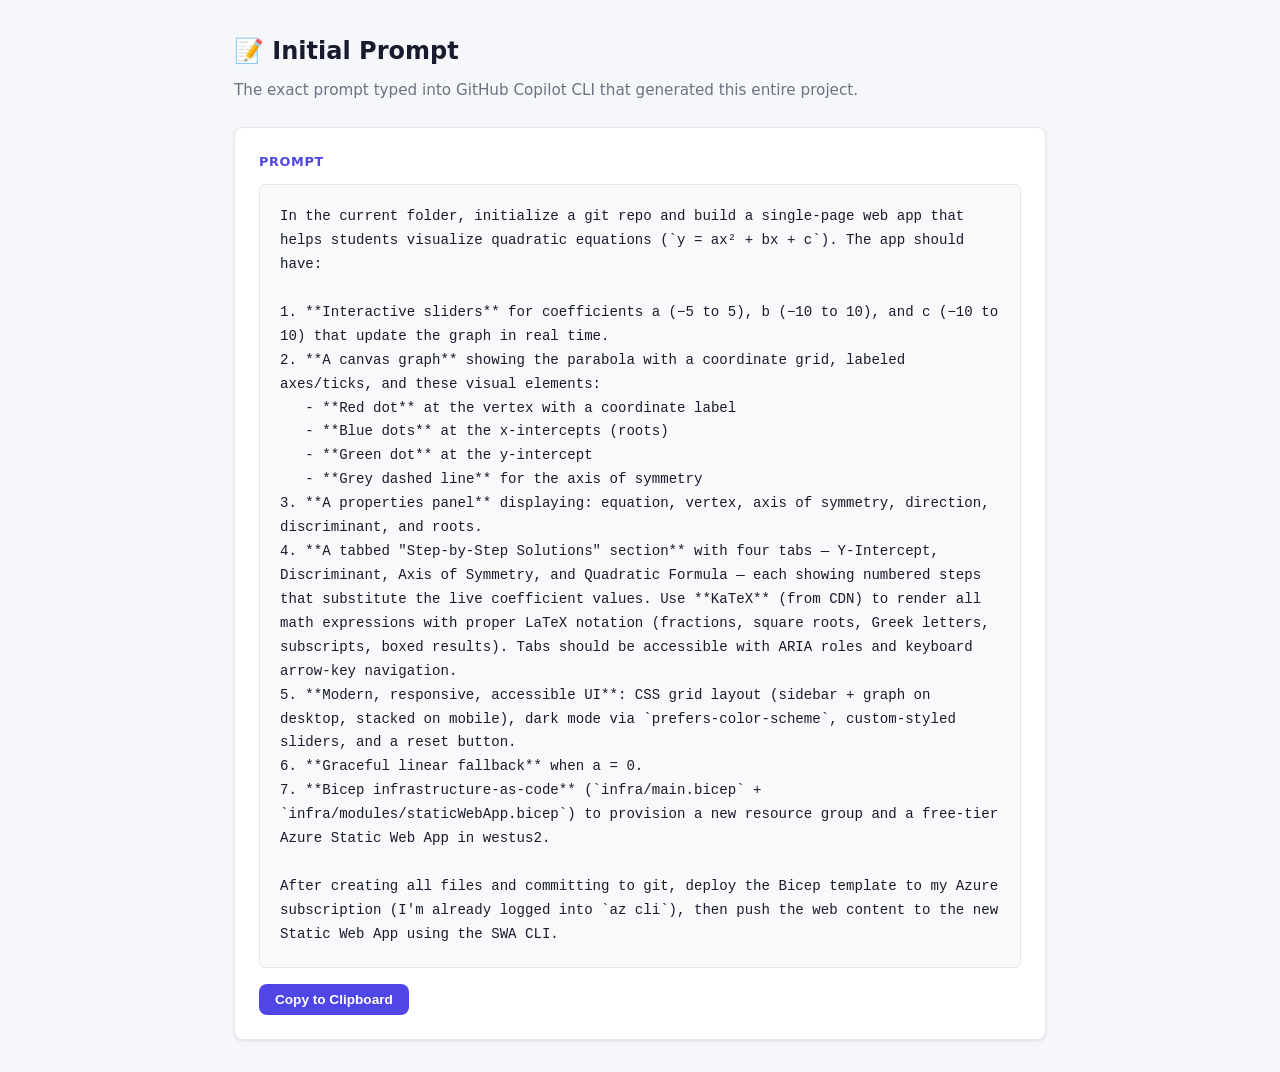
<file: initial-prompt.html>
<!DOCTYPE html>
<html lang="en">
<head>
  <meta charset="UTF-8">
  <meta name="viewport" content="width=device-width, initial-scale=1.0">
  <title>Initial Prompt — Quadratic Visualizer</title>
  <style>
    *, *::before, *::after { box-sizing: border-box; margin: 0; padding: 0; }
    :root {
      --bg: #f5f7fa; --surface: #ffffff; --text: #1a1a2e;
      --muted: #6b7280; --accent: #4f46e5; --border: #e5e7eb;
      --pre-bg: #f8f9fa; --radius: 8px;
    }
    @media (prefers-color-scheme: dark) {
      :root {
        --bg: #0f172a; --surface: #1e293b; --text: #e2e8f0;
        --muted: #94a3b8; --accent: #818cf8; --border: #334155;
        --pre-bg: #0f172a;
      }
    }
    body {
      font-family: system-ui, -apple-system, sans-serif;
      background: var(--bg); color: var(--text);
      line-height: 1.6; min-height: 100vh;
    }
    .container {
      max-width: 860px; margin: 0 auto; padding: 2rem 1.5rem;
    }
    h1{ font-size: 1.5rem; margin-bottom: .5rem; }
    .subtitle {
      color: var(--muted); font-size: .95rem; margin-bottom: 1.5rem;
    }
    .prompt-card {
      background: var(--surface); border: 1px solid var(--border);
      border-radius: var(--radius); padding: 1.5rem;
      box-shadow: 0 1px 3px rgba(0,0,0,.1);
    }
    .prompt-label {
      font-weight: 700; font-size: .8rem; text-transform: uppercase;
      letter-spacing: .05em; color: var(--accent); margin-bottom: .75rem;
    }
    .prompt-text {
      background: var(--pre-bg); border: 1px solid var(--border);
      border-radius: 6px; padding: 1.25rem;
      font-family: 'Cascadia Code', 'Fira Code', 'Consolas', monospace;
      font-size: .88rem; line-height: 1.7;
      white-space: pre-wrap; word-wrap: break-word;
      overflow-x: auto; color: var(--text);
    }
    .copy-btn {
      margin-top: 1rem; padding: .5rem 1rem;
      background: var(--accent); color: #fff; border: none;
      border-radius: var(--radius); font-weight: 600;
      font-size: .85rem; cursor: pointer; transition: opacity .15s;
    }
    .copy-btn:hover { opacity: .85; }
    .copy-btn:focus-visible { outline: 2px solid var(--accent); outline-offset: 3px; }
  </style>
</head>
<body>
  <div class="container">
    <h1>📝 Initial Prompt</h1>
    <p class="subtitle">The exact prompt typed into GitHub Copilot CLI that generated this entire project.</p>
    <div class="prompt-card">
      <div class="prompt-label">Prompt</div>
      <pre class="prompt-text" id="prompt-text">In the current folder, initialize a git repo and build a single-page web app that helps students visualize quadratic equations (`y = ax² + bx + c`). The app should have:

1. **Interactive sliders** for coefficients a (−5 to 5), b (−10 to 10), and c (−10 to 10) that update the graph in real time.
2. **A canvas graph** showing the parabola with a coordinate grid, labeled axes/ticks, and these visual elements:
   - **Red dot** at the vertex with a coordinate label
   - **Blue dots** at the x-intercepts (roots)
   - **Green dot** at the y-intercept
   - **Grey dashed line** for the axis of symmetry
3. **A properties panel** displaying: equation, vertex, axis of symmetry, direction, discriminant, and roots.
4. **A tabbed "Step-by-Step Solutions" section** with four tabs — Y-Intercept, Discriminant, Axis of Symmetry, and Quadratic Formula — each showing numbered steps that substitute the live coefficient values. Use **KaTeX** (from CDN) to render all math expressions with proper LaTeX notation (fractions, square roots, Greek letters, subscripts, boxed results). Tabs should be accessible with ARIA roles and keyboard arrow-key navigation.
5. **Modern, responsive, accessible UI**: CSS grid layout (sidebar + graph on desktop, stacked on mobile), dark mode via `prefers-color-scheme`, custom-styled sliders, and a reset button.
6. **Graceful linear fallback** when a = 0.
7. **Bicep infrastructure-as-code** (`infra/main.bicep` + `infra/modules/staticWebApp.bicep`) to provision a new resource group and a free-tier Azure Static Web App in westus2.

After creating all files and committing to git, deploy the Bicep template to my Azure subscription (I'm already logged into `az cli`), then push the web content to the new Static Web App using the SWA CLI.</pre>
      <button class="copy-btn" onclick="navigator.clipboard.writeText(document.getElementById('prompt-text').textContent).then(()=>{this.textContent='Copied!';setTimeout(()=>this.textContent='Copy to Clipboard',2000)})">Copy to Clipboard</button>
    </div>
  </div>
</body>
</html>
</file>
